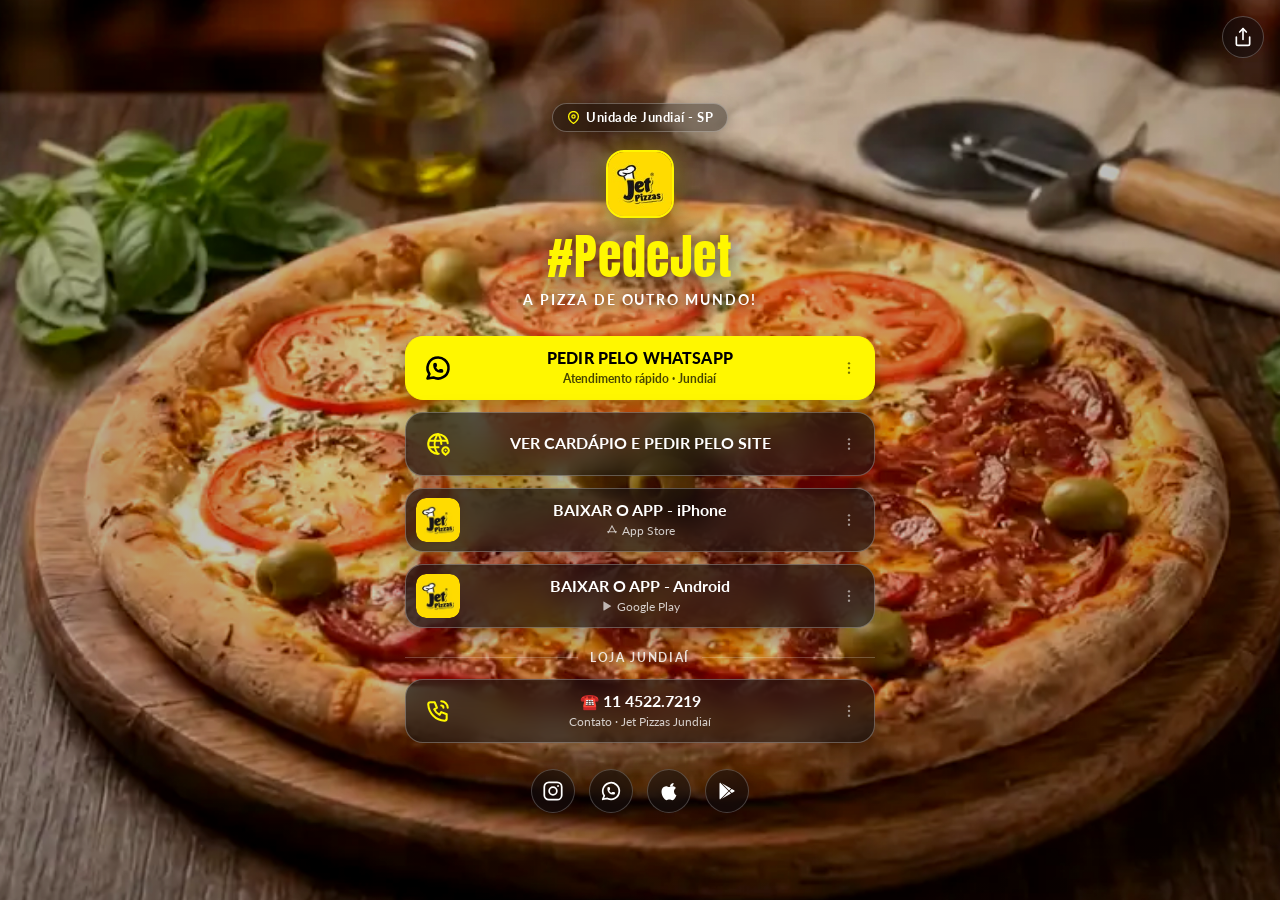
<file: index.html>
<!DOCTYPE html>
<html lang="pt-BR">
<head>
  <meta charset="UTF-8" />
  <meta name="viewport" content="width=device-width, initial-scale=1.0" />
  <title>#PedeJet | Jet Pizzas Jundiaí</title>
  <meta name="description" content="A PIZZA DE OUTRO MUNDO! Peça sua Jet Pizza em Jundiaí pelo WhatsApp, Site ou App." />
  <meta name="theme-color" content="#0A0A0C" />

  <!-- Open Graph -->
  <meta property="og:title" content="#PedeJet | Jet Pizzas Jundiaí" />
  <meta property="og:description" content="A PIZZA DE OUTRO MUNDO! Peça sua Jet Pizza em Jundiaí." />
  <meta property="og:type" content="website" />
  <meta property="og:image" content="assets/pizzas-poster.jpg" />

  <link rel="icon" type="image/jpeg" href="assets/app-iphone.jpg" />
  <link rel="preload" as="image" href="assets/pizzas-mobile-poster.webp" media="(max-width: 767px)" fetchpriority="high" />
  <link rel="preload" as="image" href="assets/pizzas-poster.webp" media="(min-width: 768px)" fetchpriority="high" />
  <link rel="preconnect" href="https://fonts.googleapis.com" />
  <link rel="preconnect" href="https://fonts.gstatic.com" crossorigin />
  <link href="https://fonts.googleapis.com/css2?family=Anton&family=Lato:wght@400;700;900&display=swap" rel="stylesheet" />
  <link rel="stylesheet" href="v2.css" />
  <script src="tracking-config.js" defer></script>
  <script src="tracking.js" defer></script>
</head>
<body>
  <!-- Full-Bleed Background Video (Mobile vs Desktop) -->
  <div class="video-bg-wrapper" aria-hidden="true">
    <video
      id="bg-video"
      class="video-bg"
      autoplay
      loop
      muted
      playsinline
      preload="metadata"
      data-src-mobile="assets/pizzas-mobile.mp4"
      data-poster-mobile="assets/pizzas-mobile-poster.webp"
      data-src-desktop="assets/pizzas.mp4"
      data-poster-desktop="assets/pizzas-poster.webp"
    ></video>
    <div class="video-scrim"></div>
  </div>
  <script>
    (() => {
      const video = document.getElementById('bg-video');
      if (!video) return;
      const mq = window.matchMedia('(max-width: 767px)');
      function applySource(isMobile) {
        const nextSrc = isMobile ? video.dataset.srcMobile : video.dataset.srcDesktop;
        const nextPoster = isMobile ? video.dataset.posterMobile : video.dataset.posterDesktop;
        if (video.getAttribute('src') === nextSrc) return;
        video.setAttribute('poster', nextPoster);
        video.setAttribute('src', nextSrc);
        video.load();
        video.play().catch(() => {});
      }
      applySource(mq.matches);
      mq.addEventListener('change', (e) => applySource(e.matches));
    })();
  </script>

  <!-- Top Floating Share Button -->
  <div class="top-bar">
    <button
      type="button"
      class="top-bar-btn"
      id="share-page-btn"
      aria-label="Compartilhar página"
      title="Compartilhar página"
    >
      <svg width="20" height="20" viewBox="0 0 24 24" fill="none" stroke="currentColor" stroke-width="2" stroke-linecap="round" stroke-linejoin="round" aria-hidden="true">
        <path d="M4 12v8a2 2 0 0 0 2 2h12a2 2 0 0 0 2-2v-8" />
        <polyline points="16 6 12 2 8 6" />
        <line x1="12" y1="2" x2="12" y2="15" />
      </svg>
    </button>
  </div>

  <!-- Centered Content Over Video -->
  <main class="stage" aria-label="Jet Pizzas Jundiaí">
    <div class="content-column">
      <!-- Header / Identity -->
      <header class="hero-header">
        <p class="location-pill">
          <svg width="13" height="13" viewBox="0 0 24 24" fill="none" stroke="currentColor" stroke-width="2.4" stroke-linecap="round" stroke-linejoin="round" aria-hidden="true">
            <path d="M21 10c0 7-9 13-9 13s-9-6-9-13a9 9 0 0 1 18 0z" />
            <circle cx="12" cy="10" r="3" />
          </svg>
          Unidade Jundiaí - SP
        </p>

        <div class="brand-avatar">
          <img src="assets/app-iphone.jpg" alt="Logo Jet Pizzas" width="68" height="68" decoding="async" />
        </div>

        <h1 class="brand-title">#PedeJet</h1>
        <h2 class="brand-subtitle">A PIZZA DE OUTRO MUNDO!</h2>
      </header>

      <!-- Action Buttons -->
      <section class="links-stack" aria-label="Links principais">
        <!-- 1. Destaque Principal: WhatsApp Jundiaí -->
        <div class="link-item">
          <a
            class="btn-card btn-card--primary"
            href="https://wa.me/5511961829238?text=Ol%C3%A1!%20Gostaria%20de%20fazer%20um%20pedido%20na%20Jet%20Pizzas%20Jundia%C3%AD%20%F0%9F%8D%95"
            target="_blank"
            rel="noopener noreferrer"
            data-track-event="ClickWhatsApp"
          >
            <span class="btn-media btn-media--icon">
              <svg width="28" height="28" viewBox="0 0 24 24" fill="none" stroke="currentColor" stroke-width="2.2" stroke-linecap="round" stroke-linejoin="round" aria-hidden="true">
                <path d="M3 21l1.65 -3.8a9 9 0 1 1 3.4 2.9l-5.05 .9" />
                <path d="M9 10a.5 .5 0 0 0 1 0v-1a.5 .5 0 0 0 -1 0v1a5 5 0 0 0 5 5h1a.5 .5 0 0 0 0 -1h-1a.5 .5 0 0 0 0 1" />
              </svg>
            </span>
            <span class="btn-text">
              <span class="btn-title">PEDIR PELO WHATSAPP</span>
              <span class="btn-subtitle">Atendimento rápido · Jundiaí</span>
            </span>
          </a>
          <button
            type="button"
            class="link-share-btn link-share-btn--on-yellow"
            data-share-url="https://wa.me/5511961829238?text=Ol%C3%A1!%20Gostaria%20de%20fazer%20um%20pedido%20na%20Jet%20Pizzas%20Jundia%C3%AD%20%F0%9F%8D%95"
            data-share-title="PEDIR PELO WHATSAPP | Jet Pizzas Jundiaí"
            aria-label="Compartilhar link PEDIR PELO WHATSAPP"
          >
            <svg width="16" height="16" viewBox="0 0 24 24" fill="currentColor" aria-hidden="true">
              <circle cx="12" cy="5" r="1.75" />
              <circle cx="12" cy="12" r="1.75" />
              <circle cx="12" cy="19" r="1.75" />
            </svg>
          </button>
        </div>

        <!-- 2. Cardápio e Pedir pelo Site -->
        <div class="link-item">
          <a
            class="btn-card btn-card--glass"
            href="https://pedidos.jetpizzas.com.br"
            target="_blank"
            rel="noopener noreferrer"
            data-track-event="ClickCardapioSite"
          >
            <span class="btn-media btn-media--icon">
              <svg width="26" height="26" viewBox="0 0 24 24" fill="none" stroke="currentColor" stroke-width="1.9" stroke-linecap="round" stroke-linejoin="round" aria-hidden="true">
                <path d="M20.972 11.291a9 9 0 1 0 -8.322 9.686" />
                <path d="M3.6 9h16.8" />
                <path d="M3.6 15h8.9" />
                <path d="M11.5 3a17 17 0 0 0 0 18" />
                <path d="M12.5 3a16.986 16.986 0 0 1 2.578 9.018" />
                <path d="M21.121 20.121a3 3 0 1 0 -4.242 0c.418 .419 1.125 1.045 2.121 1.879c1.051 -.89 1.759 -1.516 2.121 -1.879z" />
                <path d="M19 18v.01" />
              </svg>
            </span>
            <span class="btn-text">
              <span class="btn-title">VER CARDÁPIO E PEDIR PELO SITE</span>
            </span>
          </a>
          <button
            type="button"
            class="link-share-btn"
            data-share-url="https://pedidos.jetpizzas.com.br"
            data-share-title="VER CARDÁPIO E PEDIR PELO SITE | Jet Pizzas"
            aria-label="Compartilhar link VER CARDÁPIO E PEDIR PELO SITE"
          >
            <svg width="16" height="16" viewBox="0 0 24 24" fill="currentColor" aria-hidden="true">
              <circle cx="12" cy="5" r="1.75" />
              <circle cx="12" cy="12" r="1.75" />
              <circle cx="12" cy="19" r="1.75" />
            </svg>
          </button>
        </div>

        <!-- 3. App iPhone -->
        <div class="link-item">
          <a
            class="btn-card btn-card--glass"
            href="https://apps.apple.com/br/app/jet-pizzas/id1092715174"
            target="_blank"
            rel="noopener noreferrer"
            data-track-event="ClickAppiOS"
          >
            <span class="btn-media btn-media--thumb">
              <img src="assets/app-iphone.jpg" alt="" loading="eager" />
            </span>
            <span class="btn-text">
              <span class="btn-title">BAIXAR O APP - iPhone</span>
              <span class="btn-subtitle">
                <svg class="inline-badge-icon" width="12" height="12" viewBox="0 0 24 24" fill="none" stroke="currentColor" stroke-width="2.2" stroke-linecap="round" stroke-linejoin="round" aria-hidden="true">
                  <path d="M12 4L4.5 17.5" />
                  <path d="M12 4l7.5 13.5" />
                  <path d="M3 15.5h18" />
                </svg>
                App Store
              </span>
            </span>
          </a>
          <button
            type="button"
            class="link-share-btn"
            data-share-url="https://apps.apple.com/br/app/jet-pizzas/id1092715174"
            data-share-title="BAIXAR O APP - iPhone | Jet Pizzas"
            aria-label="Compartilhar link BAIXAR O APP - iPhone"
          >
            <svg width="16" height="16" viewBox="0 0 24 24" fill="currentColor" aria-hidden="true">
              <circle cx="12" cy="5" r="1.75" />
              <circle cx="12" cy="12" r="1.75" />
              <circle cx="12" cy="19" r="1.75" />
            </svg>
          </button>
        </div>

        <!-- 4. App Android -->
        <div class="link-item">
          <a
            class="btn-card btn-card--glass"
            href="https://play.google.com/store/apps/details?id=br.com.delivery.jetpizzasolga&pli=1"
            target="_blank"
            rel="noopener noreferrer"
            data-track-event="ClickAppAndroid"
          >
            <span class="btn-media btn-media--thumb">
              <img src="assets/app-android.png" alt="" loading="eager" />
            </span>
            <span class="btn-text">
              <span class="btn-title">BAIXAR O APP - Android</span>
              <span class="btn-subtitle">
                <svg class="inline-badge-icon" width="12" height="12" viewBox="0 0 24 24" fill="currentColor" aria-hidden="true">
                  <path d="M5.2 3.2a1 1 0 0 1 1.05.05l13.4 8a1 1 0 0 1 0 1.72l-13.4 8A1 1 0 0 1 4.75 20V4a1 1 0 0 1 .45-.8z" />
                </svg>
                Google Play
              </span>
            </span>
          </a>
          <button
            type="button"
            class="link-share-btn"
            data-share-url="https://play.google.com/store/apps/details?id=br.com.delivery.jetpizzasolga&pli=1"
            data-share-title="BAIXAR O APP - Android | Jet Pizzas"
            aria-label="Compartilhar link BAIXAR O APP - Android"
          >
            <svg width="16" height="16" viewBox="0 0 24 24" fill="currentColor" aria-hidden="true">
              <circle cx="12" cy="5" r="1.75" />
              <circle cx="12" cy="12" r="1.75" />
              <circle cx="12" cy="19" r="1.75" />
            </svg>
          </button>
        </div>

        <!-- Divisor LOJA JUNDIAÍ -->
        <div class="section-divider" role="heading" aria-level="3">
          <span>LOJA JUNDIAÍ</span>
        </div>

        <!-- 5. Telefone Loja Jundiaí -->
        <div class="link-item">
          <a
            class="btn-card btn-card--glass"
            href="tel:+551145227219"
            data-track-event="ClickTelefoneJundiai"
          >
            <span class="btn-media btn-media--icon">
              <svg width="26" height="26" viewBox="0 0 24 24" fill="none" stroke="currentColor" stroke-width="1.9" stroke-linecap="round" stroke-linejoin="round" aria-hidden="true">
                <path d="M5 4h4l2 5l-2.5 1.5a11 11 0 0 0 5 5l1.5 -2.5l5 2v4a2 2 0 0 1 -2 2a16 16 0 0 1 -15 -15a2 2 0 0 1 2 -2" />
                <path d="M15 7a2 2 0 0 1 2 2" />
                <path d="M15 3a6 6 0 0 1 6 6" />
              </svg>
            </span>
            <span class="btn-text">
              <span class="btn-title">☎️ 11 4522.7219</span>
              <span class="btn-subtitle">Contato · Jet Pizzas Jundiaí</span>
            </span>
          </a>
          <button
            type="button"
            class="link-share-btn"
            data-share-url="tel:+551145227219"
            data-share-text="Jet Pizzas Jundiaí - Telefone: (11) 4522-7219"
            data-share-title="Contato · Jet Pizzas Jundiaí"
            aria-label="Copiar telefone da Loja Jundiaí"
          >
            <svg width="16" height="16" viewBox="0 0 24 24" fill="currentColor" aria-hidden="true">
              <circle cx="12" cy="5" r="1.75" />
              <circle cx="12" cy="12" r="1.75" />
              <circle cx="12" cy="19" r="1.75" />
            </svg>
          </button>
        </div>
      </section>

      <!-- Bottom Social Icons -->
      <nav class="social-row" aria-label="Redes sociais e aplicativos">
        <a
          class="social-link"
          href="https://www.instagram.com/jetpizzas/"
          target="_blank"
          rel="noopener noreferrer"
          aria-label="Instagram"
          title="Instagram"
          data-track-event="ClickInstagram"
          data-track-position="footer"
        >
          <svg width="22" height="22" viewBox="0 0 24 24" fill="none" stroke="currentColor" stroke-width="1.9" stroke-linecap="round" stroke-linejoin="round" aria-hidden="true">
            <rect x="2.5" y="2.5" width="19" height="19" rx="5" ry="5" />
            <circle cx="12" cy="12" r="4.2" />
            <circle cx="17.5" cy="6.5" r="1" fill="currentColor" stroke="none" />
          </svg>
        </a>

        <a
          class="social-link"
          href="https://wa.me/5511961829238?text=Ol%C3%A1!%20Gostaria%20de%20fazer%20um%20pedido%20na%20Jet%20Pizzas%20Jundia%C3%AD%20%F0%9F%8D%95"
          target="_blank"
          rel="noopener noreferrer"
          aria-label="WhatsApp Jundiaí"
          title="WhatsApp Jundiaí (+55 11 96182-9238)"
          data-track-event="ClickWhatsApp"
          data-track-position="footer"
        >
          <svg width="22" height="22" viewBox="0 0 24 24" fill="none" stroke="currentColor" stroke-width="1.9" stroke-linecap="round" stroke-linejoin="round" aria-hidden="true">
            <path d="M3 21l1.65 -3.8a9 9 0 1 1 3.4 2.9l-5.05 .9" />
            <path d="M9 10a.5 .5 0 0 0 1 0v-1a.5 .5 0 0 0 -1 0v1a5 5 0 0 0 5 5h1a.5 .5 0 0 0 0 -1h-1a.5 .5 0 0 0 0 1" />
          </svg>
        </a>

        <a
          class="social-link"
          href="https://apps.apple.com/br/app/jet-pizzas/id1092715174"
          target="_blank"
          rel="noopener noreferrer"
          aria-label="Apple App Store"
          title="Apple App Store"
          data-track-event="ClickAppiOS"
          data-track-position="footer"
        >
          <svg width="22" height="22" viewBox="0 0 24 24" fill="currentColor" aria-hidden="true">
            <path d="M18.71 19.5c-.83 1.24-1.71 2.45-3.05 2.47-1.34.03-1.77-.79-3.29-.79-1.53 0-2 .77-3.27.82-1.31.05-2.3-1.32-3.14-2.53C4.25 17 2.94 12.45 4.7 9.39c.87-1.52 2.43-2.48 4.12-2.51 1.28-.02 2.5.87 3.29.87.78 0 2.26-1.07 3.81-.91.65.03 2.47.26 3.64 1.98-.09.06-2.17 1.28-2.15 3.81.03 3.02 2.65 4.03 2.68 4.04-.03.07-.42 1.44-1.38 2.83M15.96 6.33c.68-.83 1.14-1.97 1.01-3.13-.98.04-2.17.65-2.87 1.48-.63.72-1.18 1.89-1.03 3.01 1.1.08 2.21-.53 2.89-1.36z" />
          </svg>
        </a>

        <a
          class="social-link"
          href="https://play.google.com/store/apps/details?id=br.com.delivery.jetpizzasolga&pli=1"
          target="_blank"
          rel="noopener noreferrer"
          aria-label="Google Play Store"
          title="Google Play Store"
          data-track-event="ClickAppAndroid"
          data-track-position="footer"
        >
          <svg width="20" height="20" viewBox="0 0 24 24" fill="currentColor" aria-hidden="true">
            <path d="M3.609 1.814L13.792 12 3.61 22.186a1.99 1.99 0 0 1-.61-1.436V3.25c0-.56.23-.1.609-1.436zm10.89 10.893l2.302 2.302-10.937 6.333 8.635-8.635zm3.199-3.198l2.807 1.626a1 1 0 0 1 0 1.73l-2.808 1.626L15.206 12l2.492-2.491zM5.864 2.658L16.8 8.99l-2.302 2.302-8.634-8.634z" />
          </svg>
        </a>
      </nav>
    </div>
  </main>

  <!-- Toast feedback -->
  <div class="toast" id="toast" role="status" aria-live="polite"></div>

  <script src="script.js" defer></script>
</body>
</html>
</file>
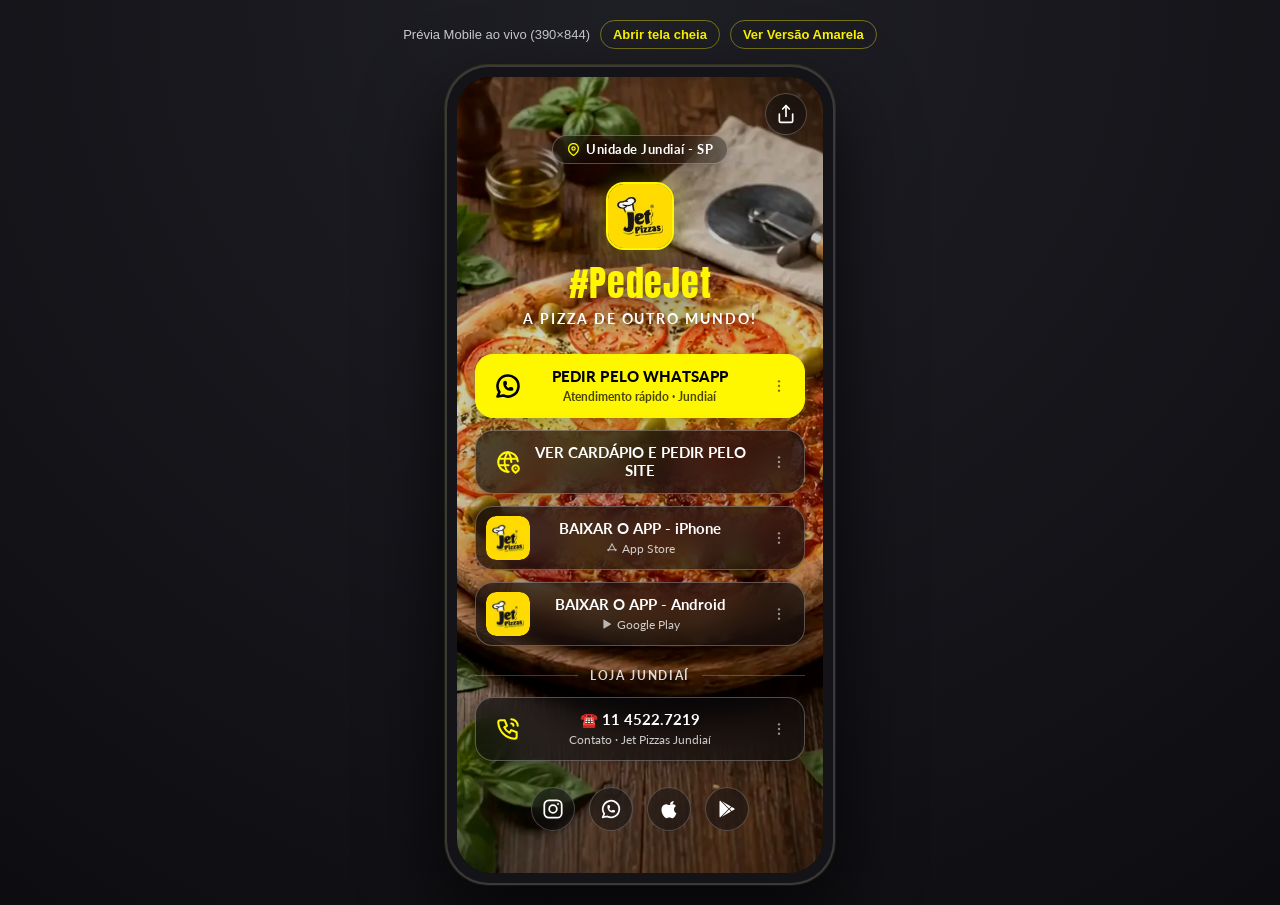
<file: mobile.html>
<!DOCTYPE html>
<html lang="pt-BR">
<head>
  <meta charset="UTF-8" />
  <meta name="viewport" content="width=device-width, initial-scale=1.0" />
  <title>Prévia Mobile — Jet Pizzas Jundiaí</title>
  <style>
    * { box-sizing: border-box; margin: 0; padding: 0; }
    body {
      min-height: 100vh;
      background: radial-gradient(circle at top, #1f1f26 0%, #0d0d11 100%);
      display: flex;
      flex-direction: column;
      align-items: center;
      justify-content: center;
      gap: 16px;
      padding: 20px;
      font-family: -apple-system, BlinkMacSystemFont, 'Segoe UI', Roboto, sans-serif;
      color: #fff;
    }
    .toolbar {
      display: flex;
      align-items: center;
      gap: 10px;
      font-size: 13px;
      color: rgba(255, 255, 255, 0.78);
    }
    .toolbar a {
      color: #FFF700;
      text-decoration: none;
      border: 1px solid rgba(255, 247, 0, 0.4);
      padding: 6px 12px;
      border-radius: 999px;
      font-weight: 600;
      transition: background 0.15s ease;
    }
    .toolbar a:hover {
      background: rgba(255, 247, 0, 0.14);
    }
    .phone-frame {
      width: 390px;
      height: 844px;
      max-height: calc(100vh - 80px);
      border-radius: 44px;
      padding: 10px;
      background: #141418;
      border: 2px solid rgba(255, 255, 255, 0.16);
      box-shadow: 0 30px 80px rgba(0, 0, 0, 0.7), 0 0 0 1px rgba(255, 247, 0, 0.12);
      position: relative;
      overflow: hidden;
    }
    .phone-frame iframe {
      width: 100%;
      height: 100%;
      border: none;
      border-radius: 34px;
      display: block;
      background: #0A0A0C;
    }
  </style>
</head>
<body>
  <div class="toolbar">
    <span>Prévia Mobile ao vivo (390×844)</span>
    <a href="index.html">Abrir tela cheia</a>
    <a href="v1.html">Ver Versão Amarela</a>
  </div>
  <div class="phone-frame">
    <iframe src="index.html" title="Prévia Mobile Jet Pizzas Jundiaí"></iframe>
  </div>
</body>
</html>
</file>
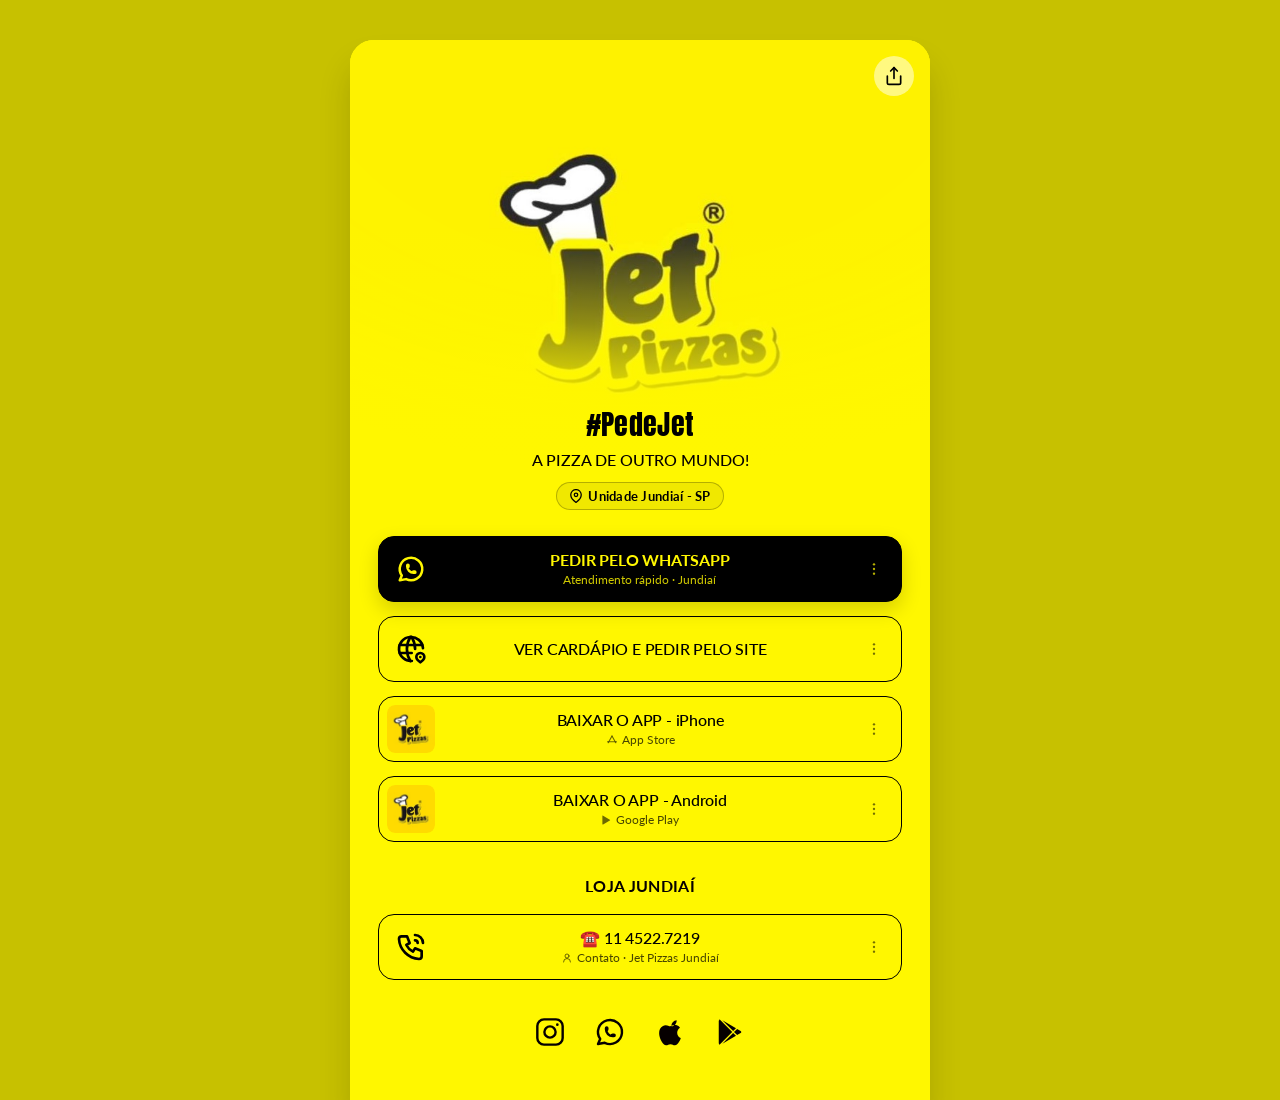
<file: v1.html>
<!DOCTYPE html>
<html lang="pt-BR">
<head>
  <meta charset="UTF-8" />
  <meta name="viewport" content="width=device-width, initial-scale=1.0" />
  <title>#PedeJet | Jet Pizzas Jundiaí</title>
  <meta name="description" content="A PIZZA DE OUTRO MUNDO! Peça sua Jet Pizza em Jundiaí pelo WhatsApp, Site ou App." />
  <meta name="theme-color" content="#FFF700" />

  <!-- Open Graph -->
  <meta property="og:title" content="#PedeJet | Jet Pizzas Jundiaí" />
  <meta property="og:description" content="A PIZZA DE OUTRO MUNDO! Peça sua Jet Pizza em Jundiaí." />
  <meta property="og:type" content="website" />
  <meta property="og:image" content="assets/hero-poster.jpg" />

  <link rel="icon" type="image/jpeg" href="assets/app-iphone.jpg" />
  <link rel="preconnect" href="https://fonts.googleapis.com" />
  <link rel="preconnect" href="https://fonts.gstatic.com" crossorigin />
  <link href="https://fonts.googleapis.com/css2?family=Anton&family=Lato:wght@400;500;700&display=swap" rel="stylesheet" />
  <link rel="stylesheet" href="styles.css" />
  <script src="tracking-config.js"></script>
  <script src="tracking.js"></script>
</head>
<body>
  <div class="page-backdrop">
    <main class="profile-frame" aria-label="Jet Pizzas Jundiaí">
      <!-- Top Floating Action Bar -->
      <div class="top-bar">
        <button
          type="button"
          class="top-bar-btn"
          id="share-page-btn"
          aria-label="Compartilhar página"
          title="Compartilhar página"
        >
          <svg width="20" height="20" viewBox="0 0 24 24" fill="none" stroke="currentColor" stroke-width="2" stroke-linecap="round" stroke-linejoin="round" aria-hidden="true">
            <path d="M4 12v8a2 2 0 0 0 2 2h12a2 2 0 0 0 2-2v-8" />
            <polyline points="16 6 12 2 8 6" />
            <line x1="12" y1="2" x2="12" y2="15" />
          </svg>
        </button>
      </div>

      <!-- Hero Video / Avatar -->
      <header class="profile-header">
        <div class="hero-media">
          <video
            class="hero-video"
            autoplay
            loop
            muted
            playsinline
            poster="assets/hero-poster.jpg"
            aria-label="Animação Jet Pizzas"
          >
            <source src="assets/hero.mp4" type="video/mp4" />
          </video>
        </div>

        <div class="profile-identity">
          <h1 class="profile-title">#PedeJet</h1>
          <h2 class="profile-subtitle">A PIZZA DE OUTRO MUNDO!</h2>
          <p class="location-badge">
            <svg width="14" height="14" viewBox="0 0 24 24" fill="none" stroke="currentColor" stroke-width="2.2" stroke-linecap="round" stroke-linejoin="round" aria-hidden="true">
              <path d="M21 10c0 7-9 13-9 13s-9-6-9-13a9 9 0 0 1 18 0z" />
              <circle cx="12" cy="10" r="3" />
            </svg>
            Unidade Jundiaí - SP
          </p>
        </div>
      </header>

      <!-- Main Links Stack -->
      <section class="links-container" aria-label="Links principais">
        <!-- 1. Destaque: Pedir pelo WhatsApp (Jundiaí: +55 11 96182-9238) -->
        <div class="link-item">
          <a
            class="link-card link-card--primary"
            href="https://wa.me/5511961829238?text=Ol%C3%A1!%20Gostaria%20de%20fazer%20um%20pedido%20na%20Jet%20Pizzas%20Jundia%C3%AD%20%F0%9F%8D%95"
            target="_blank"
            rel="noopener noreferrer"
            data-track-event="ClickWhatsApp"
          >
            <span class="link-media link-media--icon">
              <svg width="30" height="30" viewBox="0 0 24 24" fill="none" stroke="currentColor" stroke-width="2" stroke-linecap="round" stroke-linejoin="round" aria-hidden="true">
                <path d="M3 21l1.65 -3.8a9 9 0 1 1 3.4 2.9l-5.05 .9" />
                <path d="M9 10a.5 .5 0 0 0 1 0v-1a.5 .5 0 0 0 -1 0v1a5 5 0 0 0 5 5h1a.5 .5 0 0 0 0 -1h-1a.5 .5 0 0 0 0 1" />
              </svg>
            </span>
            <span class="link-text">
              <span class="link-title">PEDIR PELO WHATSAPP</span>
              <span class="link-subtitle">Atendimento rápido · Jundiaí</span>
            </span>
          </a>
          <button
            type="button"
            class="link-share-btn link-share-btn--on-dark"
            data-share-url="https://wa.me/5511961829238?text=Ol%C3%A1!%20Gostaria%20de%20fazer%20um%20pedido%20na%20Jet%20Pizzas%20Jundia%C3%AD%20%F0%9F%8D%95"
            data-share-title="PEDIR PELO WHATSAPP | Jet Pizzas Jundiaí"
            aria-label="Compartilhar link PEDIR PELO WHATSAPP"
          >
            <svg width="16" height="16" viewBox="0 0 24 24" fill="currentColor" aria-hidden="true">
              <circle cx="12" cy="5" r="1.75" />
              <circle cx="12" cy="12" r="1.75" />
              <circle cx="12" cy="19" r="1.75" />
            </svg>
          </button>
        </div>

        <!-- 2. Cardápio e Pedir pelo Site -->
        <div class="link-item">
          <a
            class="link-card"
            href="https://pedidos.jetpizzas.com.br"
            target="_blank"
            rel="noopener noreferrer"
            data-track-event="ClickCardapioSite"
          >
            <span class="link-media link-media--icon">
              <img src="assets/world-pin.svg" alt="" width="32" height="32" />
            </span>
            <span class="link-text">
              <span class="link-title">VER CARDÁPIO E PEDIR PELO SITE</span>
            </span>
          </a>
          <button
            type="button"
            class="link-share-btn"
            data-share-url="https://pedidos.jetpizzas.com.br"
            data-share-title="VER CARDÁPIO E PEDIR PELO SITE | Jet Pizzas"
            aria-label="Compartilhar link VER CARDÁPIO E PEDIR PELO SITE"
          >
            <svg width="16" height="16" viewBox="0 0 24 24" fill="currentColor" aria-hidden="true">
              <circle cx="12" cy="5" r="1.75" />
              <circle cx="12" cy="12" r="1.75" />
              <circle cx="12" cy="19" r="1.75" />
            </svg>
          </button>
        </div>

        <!-- 3. App iPhone -->
        <div class="link-item">
          <a
            class="link-card"
            href="https://apps.apple.com/br/app/jet-pizzas/id1092715174"
            target="_blank"
            rel="noopener noreferrer"
            data-track-event="ClickAppiOS"
          >
            <span class="link-media link-media--thumb">
              <img src="assets/app-iphone.jpg" alt="" loading="eager" />
            </span>
            <span class="link-text">
              <span class="link-title">BAIXAR O APP - iPhone</span>
              <span class="link-subtitle">
                <svg class="inline-badge-icon" width="12" height="12" viewBox="0 0 24 24" fill="none" stroke="currentColor" stroke-width="2.2" stroke-linecap="round" stroke-linejoin="round" aria-hidden="true">
                  <path d="M12 4L4.5 17.5" />
                  <path d="M12 4l7.5 13.5" />
                  <path d="M3 15.5h18" />
                </svg>
                App Store
              </span>
            </span>
          </a>
          <button
            type="button"
            class="link-share-btn"
            data-share-url="https://apps.apple.com/br/app/jet-pizzas/id1092715174"
            data-share-title="BAIXAR O APP - iPhone | Jet Pizzas"
            aria-label="Compartilhar link BAIXAR O APP - iPhone"
          >
            <svg width="16" height="16" viewBox="0 0 24 24" fill="currentColor" aria-hidden="true">
              <circle cx="12" cy="5" r="1.75" />
              <circle cx="12" cy="12" r="1.75" />
              <circle cx="12" cy="19" r="1.75" />
            </svg>
          </button>
        </div>

        <!-- 4. App Android -->
        <div class="link-item">
          <a
            class="link-card"
            href="https://play.google.com/store/apps/details?id=br.com.delivery.jetpizzasolga&pli=1"
            target="_blank"
            rel="noopener noreferrer"
            data-track-event="ClickAppAndroid"
          >
            <span class="link-media link-media--thumb">
              <img src="assets/app-android.png" alt="" loading="eager" />
            </span>
            <span class="link-text">
              <span class="link-title">BAIXAR O APP - Android</span>
              <span class="link-subtitle">
                <svg class="inline-badge-icon" width="12" height="12" viewBox="0 0 24 24" fill="currentColor" aria-hidden="true">
                  <path d="M5.2 3.2a1 1 0 0 1 1.05.05l13.4 8a1 1 0 0 1 0 1.72l-13.4 8A1 1 0 0 1 4.75 20V4a1 1 0 0 1 .45-.8z" />
                </svg>
                Google Play
              </span>
            </span>
          </a>
          <button
            type="button"
            class="link-share-btn"
            data-share-url="https://play.google.com/store/apps/details?id=br.com.delivery.jetpizzasolga&pli=1"
            data-share-title="BAIXAR O APP - Android | Jet Pizzas"
            aria-label="Compartilhar link BAIXAR O APP - Android"
          >
            <svg width="16" height="16" viewBox="0 0 24 24" fill="currentColor" aria-hidden="true">
              <circle cx="12" cy="5" r="1.75" />
              <circle cx="12" cy="12" r="1.75" />
              <circle cx="12" cy="19" r="1.75" />
            </svg>
          </button>
        </div>

        <!-- Seção Exclusiva: LOJA JUNDIAÍ -->
        <h3 class="section-heading">LOJA JUNDIAÍ</h3>

        <div class="link-item">
          <a
            class="link-card"
            href="tel:+551145227219"
            data-track-event="ClickTelefoneJundiai"
          >
            <span class="link-media link-media--icon">
              <img src="assets/phone-call.svg" alt="" width="32" height="32" />
            </span>
            <span class="link-text">
              <span class="link-title">☎️ 11 4522.7219</span>
              <span class="link-subtitle">
                <svg class="inline-badge-icon" width="12" height="12" viewBox="0 0 24 24" fill="none" stroke="currentColor" stroke-width="2" stroke-linecap="round" stroke-linejoin="round" aria-hidden="true">
                  <circle cx="12" cy="8" r="4" />
                  <path d="M5 20a7 7 0 0 1 14 0" />
                </svg>
                Contato · Jet Pizzas Jundiaí
              </span>
            </span>
          </a>
          <button
            type="button"
            class="link-share-btn"
            data-share-url="tel:+551145227219"
            data-share-text="Jet Pizzas Jundiaí - Telefone: (11) 4522-7219"
            data-share-title="Contato · Jet Pizzas Jundiaí"
            aria-label="Copiar telefone da Loja Jundiaí"
          >
            <svg width="16" height="16" viewBox="0 0 24 24" fill="currentColor" aria-hidden="true">
              <circle cx="12" cy="5" r="1.75" />
              <circle cx="12" cy="12" r="1.75" />
              <circle cx="12" cy="19" r="1.75" />
            </svg>
          </button>
        </div>
      </section>

      <!-- Bottom Social Icons -->
      <nav class="social-row" aria-label="Redes sociais e aplicativos">
        <a
          class="social-link"
          href="https://www.instagram.com/jetpizzas/"
          target="_blank"
          rel="noopener noreferrer"
          aria-label="Instagram"
          title="Instagram"
          data-track-event="ClickInstagram"
          data-track-position="footer"
        >
          <svg width="32" height="32" viewBox="0 0 24 24" fill="none" stroke="currentColor" stroke-width="1.8" stroke-linecap="round" stroke-linejoin="round" aria-hidden="true">
            <rect x="2.5" y="2.5" width="19" height="19" rx="5" ry="5" />
            <circle cx="12" cy="12" r="4.2" />
            <circle cx="17.5" cy="6.5" r="1" fill="currentColor" stroke="none" />
          </svg>
        </a>

        <a
          class="social-link"
          href="https://wa.me/5511961829238?text=Ol%C3%A1!%20Gostaria%20de%20fazer%20um%20pedido%20na%20Jet%20Pizzas%20Jundia%C3%AD%20%F0%9F%8D%95"
          target="_blank"
          rel="noopener noreferrer"
          aria-label="WhatsApp Jundiaí"
          title="WhatsApp Jundiaí (+55 11 96182-9238)"
          data-track-event="ClickWhatsApp"
          data-track-position="footer"
        >
          <svg width="32" height="32" viewBox="0 0 24 24" fill="none" stroke="currentColor" stroke-width="1.8" stroke-linecap="round" stroke-linejoin="round" aria-hidden="true">
            <path d="M3 21l1.65 -3.8a9 9 0 1 1 3.4 2.9l-5.05 .9" />
            <path d="M9 10a.5 .5 0 0 0 1 0v-1a.5 .5 0 0 0 -1 0v1a5 5 0 0 0 5 5h1a.5 .5 0 0 0 0 -1h-1a.5 .5 0 0 0 0 1" />
          </svg>
        </a>

        <a
          class="social-link"
          href="https://apps.apple.com/br/app/jet-pizzas/id1092715174"
          target="_blank"
          rel="noopener noreferrer"
          aria-label="Apple App Store"
          title="Apple App Store"
          data-track-event="ClickAppiOS"
          data-track-position="footer"
        >
          <svg width="32" height="32" viewBox="0 0 24 24" fill="currentColor" aria-hidden="true">
            <path d="M18.71 19.5c-.83 1.24-1.71 2.45-3.05 2.47-1.34.03-1.77-.79-3.29-.79-1.53 0-2 .77-3.27.82-1.31.05-2.3-1.32-3.14-2.53C4.25 17 2.94 12.45 4.7 9.39c.87-1.52 2.43-2.48 4.12-2.51 1.28-.02 2.5.87 3.29.87.78 0 2.26-1.07 3.81-.91.65.03 2.47.26 3.64 1.98-.09.06-2.17 1.28-2.15 3.81.03 3.02 2.65 4.03 2.68 4.04-.03.07-.42 1.44-1.38 2.83M15.96 6.33c.68-.83 1.14-1.97 1.01-3.13-.98.04-2.17.65-2.87 1.48-.63.72-1.18 1.89-1.03 3.01 1.1.08 2.21-.53 2.89-1.36z" />
          </svg>
        </a>

        <a
          class="social-link"
          href="https://play.google.com/store/apps/details?id=br.com.delivery.jetpizzasolga&pli=1"
          target="_blank"
          rel="noopener noreferrer"
          aria-label="Google Play Store"
          title="Google Play Store"
          data-track-event="ClickAppAndroid"
          data-track-position="footer"
        >
          <svg width="30" height="30" viewBox="0 0 24 24" fill="currentColor" aria-hidden="true">
            <path d="M3.609 1.814L13.792 12 3.61 22.186a1.99 1.99 0 0 1-.61-1.436V3.25c0-.56.23-.1.609-1.436zm10.89 10.893l2.302 2.302-10.937 6.333 8.635-8.635zm3.199-3.198l2.807 1.626a1 1 0 0 1 0 1.73l-2.808 1.626L15.206 12l2.492-2.491zM5.864 2.658L16.8 8.99l-2.302 2.302-8.634-8.634z" />
          </svg>
        </a>
      </nav>
    </main>
  </div>

  <!-- Toast feedback for copy/share -->
  <div class="toast" id="toast" role="status" aria-live="polite"></div>

  <script src="script.js"></script>
</body>
</html>
</file>
<file: v2.css>
:root {
  --brand-yellow: #FFF700;
  --brand-yellow-hover: #FFF933;
  --bg-dark: #0A0A0C;
  --glass-bg: rgba(10, 10, 14, 0.64);
  --glass-bg-hover: rgba(18, 18, 22, 0.78);
  --glass-border: rgba(255, 255, 255, 0.28);
  --glass-border-hover: rgba(255, 247, 0, 0.65);
  --text-white: #FFFFFF;
  --text-muted: rgba(255, 255, 255, 0.78);
  --btn-radius: 18px;
}

*,
*::before,
*::after {
  box-sizing: border-box;
  margin: 0;
  padding: 0;
}

html,
body {
  min-height: 100%;
  font-family: 'Lato', -apple-system, BlinkMacSystemFont, 'Segoe UI', Roboto, sans-serif;
  background-color: var(--bg-dark);
  color: var(--text-white);
  -webkit-font-smoothing: antialiased;
  -moz-osx-font-smoothing: grayscale;
}

/* Full-Bleed Fixed Background Video */
.video-bg-wrapper {
  position: fixed;
  inset: 0;
  z-index: 0;
  overflow: hidden;
  pointer-events: none;
  background-color: var(--bg-dark);
}

.video-bg {
  width: 100%;
  height: 100%;
  object-fit: cover;
  object-position: center;
  transform: scale(1.03);
  filter: brightness(1.08) contrast(1.06) saturate(1.22);
}

.video-scrim {
  position: absolute;
  inset: 0;
  background: radial-gradient(
    circle at 50% 45%,
    rgba(0, 0, 0, 0.12) 0%,
    rgba(0, 0, 0, 0.34) 100%
  );
}

/* Top Floating Share Button */
.top-bar {
  position: fixed;
  top: 16px;
  right: 16px;
  z-index: 20;
}

.top-bar-btn {
  width: 42px;
  height: 42px;
  border-radius: 50%;
  border: 1px solid rgba(255, 255, 255, 0.24);
  background: rgba(12, 12, 16, 0.48);
  backdrop-filter: blur(12px);
  -webkit-backdrop-filter: blur(12px);
  color: var(--text-white);
  display: flex;
  align-items: center;
  justify-content: center;
  cursor: pointer;
  transition: background-color 0.18s ease, border-color 0.18s ease, transform 0.15s ease;
}

.top-bar-btn:hover {
  background: rgba(255, 247, 0, 0.18);
  border-color: var(--brand-yellow);
  color: var(--brand-yellow);
  transform: scale(1.05);
}

.top-bar-btn:active {
  transform: scale(0.95);
}

/* Centered Stage */
.stage {
  position: relative;
  z-index: 10;
  min-height: 100dvh;
  width: 100%;
  display: flex;
  align-items: center;
  justify-content: center;
  padding: 56px 18px 40px;
}

.content-column {
  width: 100%;
  max-width: 470px;
  display: flex;
  flex-direction: column;
  align-items: center;
}

/* Header & Brand Identity */
.hero-header {
  display: flex;
  flex-direction: column;
  align-items: center;
  text-align: center;
  margin-bottom: 26px;
}

.location-pill {
  display: inline-flex;
  align-items: center;
  gap: 6px;
  padding: 6px 14px;
  border-radius: 999px;
  border: 1px solid rgba(255, 255, 255, 0.28);
  background: rgba(0, 0, 0, 0.36);
  backdrop-filter: blur(10px);
  -webkit-backdrop-filter: blur(10px);
  font-size: 12.5px;
  font-weight: 700;
  letter-spacing: 0.04em;
  color: var(--text-white);
  margin-bottom: 18px;
  box-shadow: 0 4px 16px rgba(0, 0, 0, 0.25);
}

.location-pill svg {
  color: var(--brand-yellow);
}

.brand-avatar {
  width: 68px;
  height: 68px;
  border-radius: 18px;
  overflow: hidden;
  border: 2px solid var(--brand-yellow);
  box-shadow: 0 0 28px rgba(255, 247, 0, 0.32), 0 10px 24px rgba(0, 0, 0, 0.45);
  margin-bottom: 14px;
}

.brand-avatar img {
  width: 100%;
  height: 100%;
  object-fit: cover;
  display: block;
}

.brand-title {
  font-family: 'Anton', Impact, Haettenschweiler, 'Arial Narrow Bold', sans-serif;
  font-weight: 400;
  font-size: clamp(2.25rem, 7vw, 3rem);
  line-height: 1.08;
  color: var(--brand-yellow);
  letter-spacing: 0.02em;
  text-shadow: 0 4px 24px rgba(0, 0, 0, 0.75);
}

.brand-subtitle {
  margin-top: 6px;
  font-family: 'Lato', sans-serif;
  font-weight: 700;
  font-size: 0.88rem;
  line-height: 1.4;
  letter-spacing: 0.14em;
  color: var(--text-white);
  text-shadow: 0 2px 12px rgba(0, 0, 0, 0.85);
}

/* Links Stack */
.links-stack {
  width: 100%;
  display: flex;
  flex-direction: column;
  gap: 12px;
}

.link-item {
  position: relative;
  width: 100%;
}

.btn-card {
  position: relative;
  display: flex;
  align-items: center;
  justify-content: center;
  width: 100%;
  min-height: 64px;
  padding: 12px 58px;
  border-radius: var(--btn-radius);
  text-decoration: none;
  transition: transform 0.18s cubic-bezier(0.4, 0, 0.2, 1),
              background-color 0.2s ease,
              border-color 0.2s ease,
              box-shadow 0.2s ease;
}

.btn-card:active {
  transform: scale(0.985);
}

.btn-card:focus-visible {
  outline: 2px solid var(--brand-yellow);
  outline-offset: 3px;
}

/* Primary Yellow CTA */
.btn-card--primary {
  background: var(--brand-yellow);
  border: 1px solid var(--brand-yellow);
  color: #000000;
  box-shadow: 0 10px 30px rgba(255, 247, 0, 0.28), 0 6px 16px rgba(0, 0, 0, 0.35);
}

.btn-card--primary:hover {
  background: var(--brand-yellow-hover);
  transform: translateY(-2px);
  box-shadow: 0 14px 36px rgba(255, 247, 0, 0.42), 0 8px 20px rgba(0, 0, 0, 0.4);
}

.btn-card--primary .btn-title {
  color: #000000;
  font-weight: 900;
  letter-spacing: 0.01em;
}

.btn-card--primary .btn-subtitle {
  color: rgba(0, 0, 0, 0.72);
  font-weight: 700;
}

/* Glassmorphic Secondary Buttons */
.btn-card--glass {
  background: var(--glass-bg);
  border: 1px solid var(--glass-border);
  backdrop-filter: blur(14px);
  -webkit-backdrop-filter: blur(14px);
  color: var(--text-white);
  box-shadow: 0 8px 24px rgba(0, 0, 0, 0.28);
}

.btn-card--glass:hover {
  background: var(--glass-bg-hover);
  border-color: var(--glass-border-hover);
  transform: translateY(-2px);
  box-shadow: 0 12px 28px rgba(0, 0, 0, 0.38);
}

/* Left Media Slot */
.btn-media {
  position: absolute;
  left: 10px;
  top: 50%;
  transform: translateY(-50%);
  width: 44px;
  height: 44px;
  border-radius: 10px;
  display: flex;
  align-items: center;
  justify-content: center;
  overflow: hidden;
  flex-shrink: 0;
}

.btn-media--thumb img {
  width: 44px;
  height: 44px;
  object-fit: cover;
  border-radius: 10px;
  display: block;
}

.btn-card--glass .btn-media--icon {
  color: var(--brand-yellow);
}

/* Button Text */
.btn-text {
  display: flex;
  flex-direction: column;
  align-items: center;
  justify-content: center;
  gap: 2px;
  text-align: center;
}

.btn-title {
  font-size: 14.5px;
  font-weight: 700;
  line-height: 1.25;
  color: var(--text-white);
}

.btn-subtitle {
  display: inline-flex;
  align-items: center;
  justify-content: center;
  gap: 4px;
  font-size: 12px;
  font-weight: 400;
  line-height: 1.3;
  color: var(--text-muted);
}

.inline-badge-icon {
  flex-shrink: 0;
  opacity: 0.85;
}

/* Three-dots Share Button */
.link-share-btn {
  position: absolute;
  right: 10px;
  top: 50%;
  transform: translateY(-50%);
  width: 32px;
  height: 32px;
  border-radius: 50%;
  border: none;
  background: transparent;
  color: rgba(255, 255, 255, 0.55);
  display: flex;
  align-items: center;
  justify-content: center;
  cursor: pointer;
  transition: background-color 0.15s ease, color 0.15s ease;
}

.link-share-btn:hover {
  background-color: rgba(255, 255, 255, 0.12);
  color: var(--text-white);
}

.link-share-btn--on-yellow {
  color: rgba(0, 0, 0, 0.55);
}

.link-share-btn--on-yellow:hover {
  background-color: rgba(0, 0, 0, 0.1);
  color: #000000;
}

/* Section Divider (LOJA JUNDIAÍ) */
.section-divider {
  margin-top: 10px;
  margin-bottom: 2px;
  display: flex;
  align-items: center;
  gap: 12px;
  width: 100%;
}

.section-divider::before,
.section-divider::after {
  content: '';
  flex: 1;
  height: 1px;
  background: rgba(255, 255, 255, 0.22);
}

.section-divider span {
  font-size: 12px;
  font-weight: 700;
  letter-spacing: 0.14em;
  color: rgba(255, 255, 255, 0.85);
  text-transform: uppercase;
  text-shadow: 0 2px 8px rgba(0, 0, 0, 0.7);
}

/* Bottom Social Row */
.social-row {
  margin-top: 26px;
  display: flex;
  align-items: center;
  justify-content: center;
  gap: 14px;
}

.social-link {
  width: 44px;
  height: 44px;
  border-radius: 50%;
  border: 1px solid rgba(255, 255, 255, 0.22);
  background: rgba(12, 12, 16, 0.48);
  backdrop-filter: blur(10px);
  -webkit-backdrop-filter: blur(10px);
  color: var(--text-white);
  display: inline-flex;
  align-items: center;
  justify-content: center;
  text-decoration: none;
  transition: transform 0.16s ease, border-color 0.16s ease, color 0.16s ease, background-color 0.16s ease;
}

.social-link:hover {
  transform: translateY(-2px) scale(1.06);
  border-color: var(--brand-yellow);
  color: var(--brand-yellow);
  background: rgba(255, 247, 0, 0.12);
}

/* Toast Notification */
.toast {
  position: fixed;
  bottom: 24px;
  left: 50%;
  transform: translateX(-50%) translateY(16px);
  background-color: var(--brand-yellow);
  color: #000000;
  padding: 10px 18px;
  border-radius: 999px;
  font-size: 14px;
  font-weight: 700;
  box-shadow: 0 10px 28px rgba(0, 0, 0, 0.4);
  opacity: 0;
  pointer-events: none;
  transition: opacity 0.2s ease, transform 0.2s ease;
  z-index: 100;
}

.toast.is-visible {
  opacity: 1;
  transform: translateX(-50%) translateY(0);
}

@media (min-width: 576px) {
  .btn-title {
    font-size: 15.5px;
  }
}
</file>
<file: styles.css>
:root {
  --brand-yellow: #FFF700;
  --desktop-backdrop: #C7C100;
  --desktop-backdrop-mix: color-mix(in srgb, #FFF700 78%, #000000 22%);
  --text-primary: #000000;
  --text-secondary: #060000;
  --button-text: #010000;
  --button-border: #000000;
  --button-hover: rgba(0, 0, 0, 0.07);
  --button-radius: 16px;
  --link-gap: 14px;
  --container-width: 580px;
}

*,
*::before,
*::after {
  box-sizing: border-box;
  margin: 0;
  padding: 0;
}

html,
body {
  min-height: 100%;
  font-family: 'Lato', -apple-system, BlinkMacSystemFont, 'Segoe UI', Roboto, sans-serif;
  background-color: var(--brand-yellow);
  color: var(--text-primary);
  -webkit-font-smoothing: antialiased;
  -moz-osx-font-smoothing: grayscale;
}

/* Outer Desktop Backdrop */
.page-backdrop {
  min-height: 100vh;
  width: 100%;
  display: flex;
  justify-content: center;
  background-color: var(--brand-yellow);
}

/* Main Card Container */
.profile-frame {
  position: relative;
  width: 100%;
  min-height: 100vh;
  background-color: var(--brand-yellow);
  display: flex;
  flex-direction: column;
  padding-bottom: 48px;
  overflow: hidden;
}

/* Top Floating Action Bar */
.top-bar {
  position: absolute;
  top: 16px;
  left: 16px;
  right: 16px;
  z-index: 10;
  display: flex;
  justify-content: flex-end;
  align-items: center;
  pointer-events: none;
}

.top-bar-btn {
  pointer-events: auto;
  width: 40px;
  height: 40px;
  border-radius: 50%;
  border: none;
  background: rgba(255, 255, 255, 0.5);
  backdrop-filter: blur(8px);
  -webkit-backdrop-filter: blur(8px);
  color: #000000;
  display: flex;
  align-items: center;
  justify-content: center;
  cursor: pointer;
  transition: background-color 0.15s ease, transform 0.15s ease;
}

.top-bar-btn:hover {
  background: rgba(255, 255, 255, 0.72);
  transform: scale(1.04);
}

.top-bar-btn:active {
  transform: scale(0.96);
}

/* Hero Video / Avatar */
.profile-header {
  position: relative;
  width: 100%;
  display: flex;
  flex-direction: column;
  align-items: center;
}

.hero-media {
  position: relative;
  width: 100%;
  aspect-ratio: 1 / 0.78;
  max-height: 460px;
  overflow: hidden;
  background-color: var(--brand-yellow);
}

.hero-media::after {
  content: '';
  position: absolute;
  inset: 0;
  background: linear-gradient(
    to bottom,
    rgba(255, 247, 0, 0) 40%,
    rgba(255, 247, 0, 0.55) 72%,
    rgba(255, 247, 0, 0.92) 90%,
    #FFF700 100%
  );
  pointer-events: none;
}

.hero-video {
  width: 100%;
  height: 100%;
  object-fit: cover;
  object-position: center 25%;
  display: block;
  -webkit-mask-image: radial-gradient(
    110.26% 96% at 50% 0%,
    #000 48%,
    rgba(0, 0, 0, 0.85) 66%,
    rgba(0, 0, 0, 0.35) 84%,
    transparent 100%
  );
  mask-image: radial-gradient(
    110.26% 96% at 50% 0%,
    #000 48%,
    rgba(0, 0, 0, 0.85) 66%,
    rgba(0, 0, 0, 0.35) 84%,
    transparent 100%
  );
}

/* Title & Bio */
.profile-identity {
  position: relative;
  z-index: 2;
  margin-top: -84px;
  padding: 0 24px 26px;
  text-align: center;
}

.profile-title {
  font-family: 'Anton', Impact, Haettenschweiler, 'Arial Narrow Bold', sans-serif;
  font-weight: 400;
  font-size: 1.75rem;
  line-height: 1.2;
  color: var(--text-primary);
  letter-spacing: 0.01em;
}

.profile-subtitle {
  margin-top: 6px;
  font-family: 'Lato', sans-serif;
  font-weight: 500;
  font-size: 1rem;
  line-height: 1.5;
  color: var(--text-secondary);
}

.location-badge {
  margin-top: 10px;
  display: inline-flex;
  align-items: center;
  justify-content: center;
  gap: 5px;
  padding: 5px 12px;
  border-radius: 999px;
  border: 1px solid rgba(0, 0, 0, 0.25);
  background-color: rgba(0, 0, 0, 0.06);
  font-size: 13px;
  font-weight: 700;
  letter-spacing: 0.02em;
  color: var(--text-primary);
}

/* Links Stack */
.links-container {
  width: 100%;
  padding: 0 16px;
  display: flex;
  flex-direction: column;
  gap: var(--link-gap);
}

.link-item {
  position: relative;
  width: 100%;
}

.link-card {
  position: relative;
  display: flex;
  align-items: center;
  justify-content: center;
  width: 100%;
  min-height: 66px;
  padding: 12px 64px;
  border: 1px solid var(--button-border);
  border-radius: var(--button-radius);
  background-color: transparent;
  color: var(--button-text);
  text-decoration: none;
  transition: background-color 0.16s ease, transform 0.12s ease;
}

.link-card:hover {
  background-color: var(--button-hover);
}

.link-card:active {
  transform: scale(0.99);
}

.link-card:focus-visible {
  outline: 2px solid #000000;
  outline-offset: 2px;
}

/* Primary Highlighted CTA (WhatsApp) */
.link-card--primary {
  background-color: #000000;
  border-color: #000000;
  color: var(--brand-yellow);
  box-shadow: 0 8px 20px rgba(0, 0, 0, 0.16);
}

.link-card--primary:hover {
  background-color: #1A1A1A;
  transform: translateY(-1px);
}

.link-card--primary:active {
  transform: scale(0.99);
}

.link-card--primary .link-title {
  color: var(--brand-yellow);
  font-weight: 700;
}

.link-card--primary .link-subtitle {
  color: rgba(255, 247, 0, 0.82);
}

.link-card--primary .link-media--icon {
  color: var(--brand-yellow);
}

/* Left Thumbnail / Icon Slot */
.link-media {
  position: absolute;
  left: 8px;
  top: 50%;
  transform: translateY(-50%);
  width: 48px;
  height: 48px;
  border-radius: 8px;
  display: flex;
  align-items: center;
  justify-content: center;
  overflow: hidden;
  flex-shrink: 0;
}

.link-media--thumb img {
  width: 48px;
  height: 48px;
  object-fit: cover;
  border-radius: 8px;
  display: block;
}

.link-media--icon img {
  width: 32px;
  height: 32px;
  display: block;
}

/* Centered Text */
.link-text {
  display: flex;
  flex-direction: column;
  align-items: center;
  justify-content: center;
  gap: 2px;
  text-align: center;
}

.link-title {
  font-size: 14px;
  font-weight: 500;
  line-height: 1.25;
  letter-spacing: -0.2px;
  color: var(--button-text);
}

.link-subtitle {
  display: inline-flex;
  align-items: center;
  justify-content: center;
  gap: 4px;
  font-size: 12px;
  font-weight: 400;
  line-height: 1.3;
  color: rgba(1, 0, 0, 0.72);
}

.inline-badge-icon {
  flex-shrink: 0;
  opacity: 0.8;
}

/* Right Three-Dots Share Button */
.link-share-btn {
  position: absolute;
  right: 12px;
  top: 50%;
  transform: translateY(-50%);
  width: 32px;
  height: 32px;
  border-radius: 50%;
  border: none;
  background: transparent;
  color: rgba(0, 0, 0, 0.55);
  display: flex;
  align-items: center;
  justify-content: center;
  cursor: pointer;
  transition: background-color 0.15s ease, color 0.15s ease;
}

.link-share-btn:hover {
  background-color: rgba(0, 0, 0, 0.08);
  color: #000000;
}

.link-share-btn:focus-visible {
  outline: 2px solid #000000;
  outline-offset: 2px;
}

.link-share-btn--on-dark {
  color: rgba(255, 247, 0, 0.72);
}

.link-share-btn--on-dark:hover {
  background-color: rgba(255, 247, 0, 0.14);
  color: var(--brand-yellow);
}

/* Section Heading (LOJA JUNDIAÍ) */
.section-heading {
  margin-top: 18px;
  margin-bottom: 2px;
  text-align: center;
  font-family: 'Lato', sans-serif;
  font-weight: 700;
  font-size: 14px;
  line-height: 1.5;
  letter-spacing: 0.02em;
  color: var(--text-secondary);
  text-transform: uppercase;
}

/* Bottom Social Icons */
.social-row {
  margin-top: 32px;
  padding: 0 24px;
  display: flex;
  align-items: center;
  justify-content: center;
  gap: 20px;
}

.social-link {
  color: var(--text-secondary);
  display: inline-flex;
  align-items: center;
  justify-content: center;
  width: 40px;
  height: 40px;
  text-decoration: none;
  transition: transform 0.16s ease, opacity 0.16s ease;
}

.social-link:hover {
  transform: scale(1.075);
}

.social-link:focus-visible {
  outline: 2px solid #000000;
  outline-offset: 4px;
  border-radius: 8px;
}

/* Toast Notification */
.toast {
  position: fixed;
  bottom: 24px;
  left: 50%;
  transform: translateX(-50%) translateY(16px);
  background-color: #111111;
  color: #FFF700;
  padding: 10px 18px;
  border-radius: 999px;
  font-size: 14px;
  font-weight: 500;
  box-shadow: 0 8px 24px rgba(0, 0, 0, 0.25);
  opacity: 0;
  pointer-events: none;
  transition: opacity 0.2s ease, transform 0.2s ease;
  z-index: 100;
}

.toast.is-visible {
  opacity: 1;
  transform: translateX(-50%) translateY(0);
}

/* Desktop Breakpoint (>= 576px) matching Linktree */
@media (min-width: 576px) {
  .page-backdrop {
    background-color: var(--desktop-backdrop);
    background-color: var(--desktop-backdrop-mix);
    padding: 40px 16px 0;
  }

  .profile-frame {
    max-width: var(--container-width);
    min-height: calc(100vh - 40px);
    border-radius: 24px 24px 0 0;
    box-shadow: 0 24px 32px 0 rgba(0, 0, 0, 0.15);
  }

  .links-container {
    padding: 0 28px;
  }

  .link-title {
    font-size: 16px;
  }

  .section-heading {
    font-size: 16px;
  }
}
</file>
